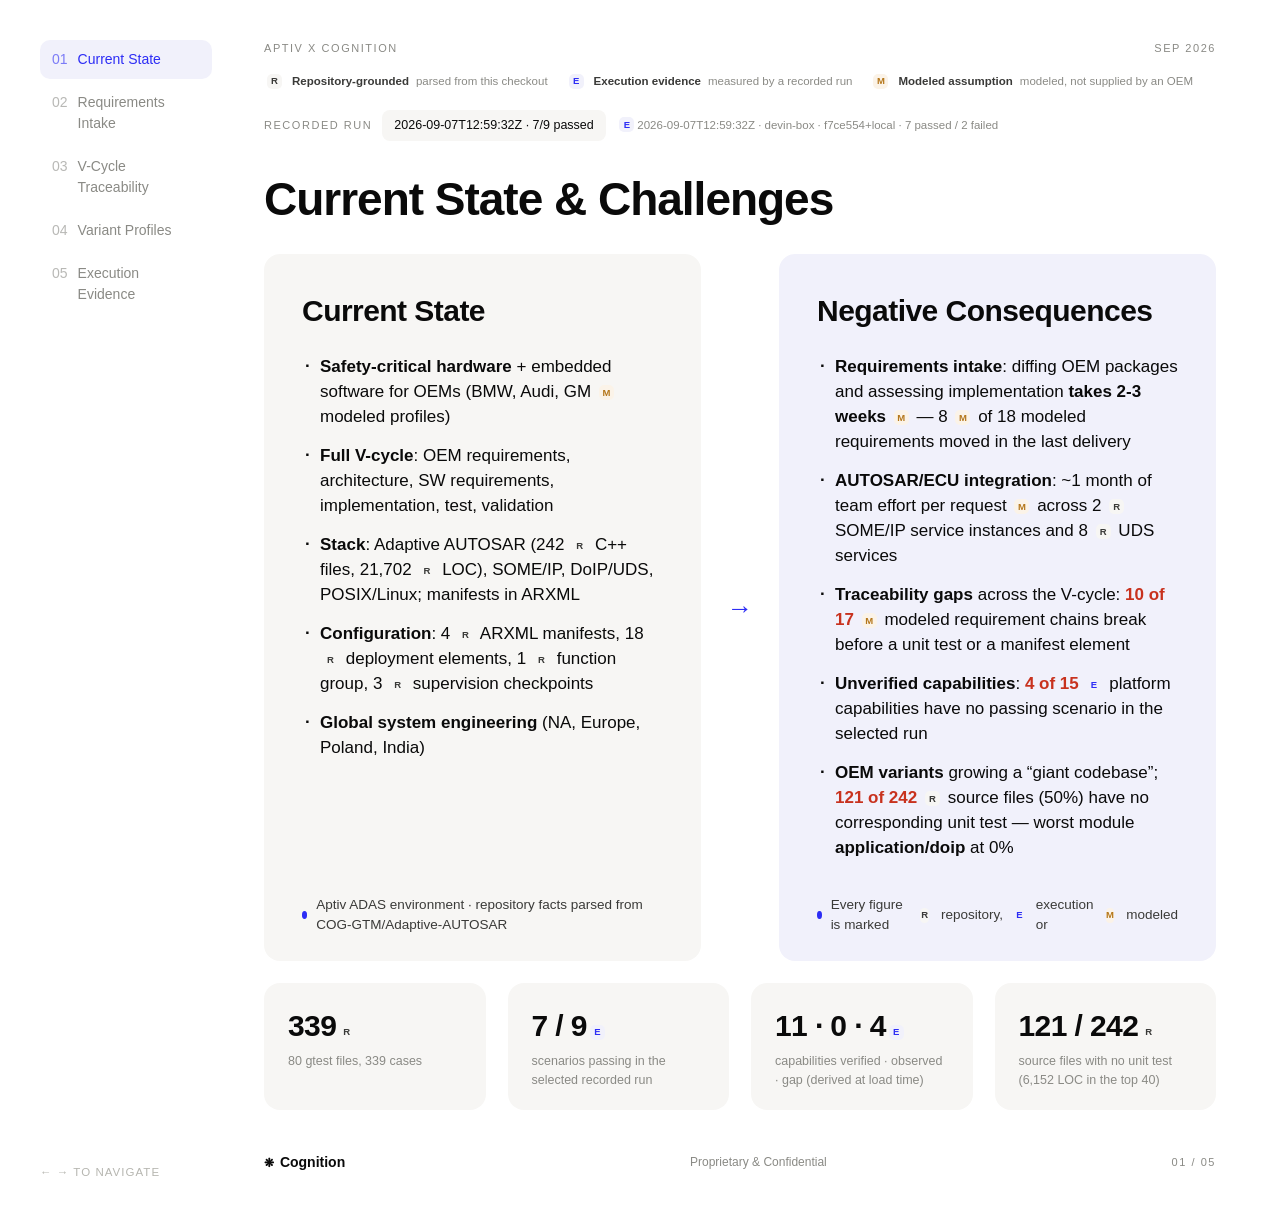
<file: demo/index.html>
<!DOCTYPE html>
<html lang="en">
<head>
<meta charset="utf-8">
<meta name="viewport" content="width=device-width, initial-scale=1">
<title>A repository-grounded AUTOSAR verification command center with modeled OEM variants</title>
<link rel="icon" href="data:image/svg+xml,%3Csvg xmlns='http://www.w3.org/2000/svg' viewBox='0 0 32 32'%3E%3Crect width='32' height='32' rx='7' fill='%232D2DF5'/%3E%3C/svg%3E">
<link rel="stylesheet" href="styles.css">
</head>
<body>
<div class="deck">
  <nav class="nav" id="nav" aria-label="Slides"></nav>

  <main class="stage">
    <div class="slide" id="slide">
      <header class="slide-head">
        <span class="micro">APTIV X COGNITION</span>
        <span class="micro" id="slide-date">SEP 2026</span>
      </header>
      <div class="context-bar">
        <div class="legend" id="legend"></div>
        <div class="runbar" id="runbar"></div>
      </div>
      <h1 class="slide-title" id="slide-title">Current State &amp; Challenges</h1>
      <div class="slide-body" id="slide-body"></div>
      <footer class="slide-foot">
        <span class="wordmark"><span class="wordmark-glyph">❋</span> Cognition</span>
        <span class="foot-center">Proprietary &amp; Confidential</span>
        <span class="foot-right micro" id="foot-right"></span>
      </footer>
    </div>
  </main>
</div>

<div class="drawer" id="drawer" hidden>
  <div class="drawer-inner">
    <div class="drawer-head">
      <div>
        <div class="micro" id="drawer-kind"></div>
        <div class="drawer-title" id="drawer-title"></div>
        <div class="drawer-path" id="drawer-path"></div>
      </div>
      <button class="drawer-close" id="drawer-close" aria-label="Close">×</button>
    </div>
    <div class="drawer-body" id="drawer-body"></div>
  </div>
</div>

<script src="app.js"></script>
</body>
</html>
</file>
<file: demo/styles.css>
:root {
  --ink: #0A0A0A;
  --ink-soft: #3A3A38;
  --grey: #8A8A85;
  --neutral: #F7F6F4;
  --lavender: #F1F1FB;
  --accent: #2D2DF5;
  --red: #C8321E;
  --amber: #B4761A;
  --radius: 16px;
}

* { box-sizing: border-box; }

html, body {
  margin: 0;
  padding: 0;
  background: #FFFFFF;
  color: var(--ink);
  font-family: Inter, -apple-system, BlinkMacSystemFont, "Segoe UI", Roboto, Helvetica, Arial, sans-serif;
  -webkit-font-smoothing: antialiased;
  font-size: 17px;
  line-height: 1.5;
}

.deck { display: flex; min-height: 100vh; }

/* ---------------- nav ---------------- */
.nav {
  width: 232px;
  flex: 0 0 232px;
  padding: 40px 20px 40px 40px;
  display: flex;
  flex-direction: column;
  gap: 4px;
}
.nav-item {
  appearance: none;
  border: 0;
  background: transparent;
  text-align: left;
  font: inherit;
  font-size: 14px;
  color: var(--grey);
  padding: 9px 12px;
  border-radius: 10px;
  cursor: pointer;
  transition: color 200ms ease, background 200ms ease;
  display: flex;
  gap: 10px;
  align-items: baseline;
}
.nav-item:hover { color: var(--ink-soft); background: var(--neutral); }
.nav-item.active { color: var(--accent); background: var(--lavender); }
.nav-item .n { font-variant-numeric: tabular-nums; opacity: .6; }
.nav-hint {
  margin-top: auto;
  font-size: 11.5px;
  letter-spacing: .09em;
  text-transform: uppercase;
  color: #B6B6B0;
}

/* ---------------- slide ---------------- */
.stage { flex: 1; padding: 28px 40px 40px 8px; }
.slide {
  max-width: 1320px;
  min-height: calc(100vh - 68px);
  display: flex;
  flex-direction: column;
  padding: 12px 24px 8px;
}
.slide-head { display: flex; justify-content: space-between; }
.micro {
  font-size: 11px;
  letter-spacing: .14em;
  text-transform: uppercase;
  color: var(--grey);
  font-weight: 500;
}
.slide-title {
  font-size: 46px;
  line-height: 1.08;
  letter-spacing: -0.022em;
  font-weight: 700;
  margin: 34px 0 30px;
}
.slide-body { flex: 1; animation: fade 240ms ease; }
@keyframes fade { from { opacity: 0; transform: translateY(4px); } to { opacity: 1; transform: none; } }

.slide-foot {
  display: flex;
  align-items: center;
  justify-content: space-between;
  margin-top: 28px;
  padding-top: 14px;
  font-size: 12px;
  color: var(--grey);
}
.wordmark { color: var(--ink); font-weight: 600; font-size: 14px; }
.wordmark-glyph { color: var(--ink); font-size: 12px; margin-right: 2px; }
.foot-center { position: relative; }

/* ---------------- panels ---------------- */
.cols { display: grid; grid-template-columns: 1fr auto 1fr; gap: 0 22px; align-items: stretch; }
.panel {
  background: var(--neutral);
  border-radius: var(--radius);
  padding: 34px 38px 26px;
  display: flex;
  flex-direction: column;
}
.panel.accent { background: var(--lavender); }
.panel h2 { font-size: 30px; letter-spacing: -0.018em; font-weight: 700; margin: 0 0 22px; }
.panel h3 { font-size: 15px; font-weight: 600; margin: 0 0 12px; }
.arrow {
  align-self: center;
  color: var(--accent);
  font-size: 26px;
  line-height: 1;
  padding: 0 4px;
}

ul.bullets { list-style: none; margin: 0; padding: 0; }
ul.bullets li {
  position: relative;
  padding-left: 18px;
  margin-bottom: 14px;
  font-size: 17px;
  line-height: 1.47;
  color: var(--ink);
}
ul.bullets li::before {
  content: "·";
  position: absolute;
  left: 3px;
  top: -1px;
  color: var(--ink);
  font-weight: 700;
}
ul.bullets b { font-weight: 700; }

.caption {
  margin-top: auto;
  padding-top: 20px;
  display: flex;
  align-items: center;
  gap: 9px;
  font-size: 13.5px;
  color: var(--ink-soft);
}
.caption::before {
  content: "";
  width: 8px;
  height: 8px;
  border-radius: 50%;
  background: var(--accent);
  display: inline-block;
}

.risk { color: var(--red); font-weight: 700; }
.warn { color: var(--amber); font-weight: 700; }

/* ---------------- generic blocks ---------------- */
.lede {
  display: flex;
  gap: 26px;
  align-items: baseline;
  margin: -14px 0 24px;
  font-size: 15px;
  color: var(--ink-soft);
}
.lede .flip { color: var(--accent); font-weight: 600; }

.grid-2 { display: grid; grid-template-columns: 1fr 1fr; gap: 22px; }
.grid-3 { display: grid; grid-template-columns: repeat(3, 1fr); gap: 22px; }

.stat-row { display: grid; grid-template-columns: repeat(4, 1fr); gap: 22px; margin-top: 22px; }
.stat {
  background: var(--neutral);
  border-radius: var(--radius);
  padding: 20px 24px;
}
.stat .v { font-size: 30px; font-weight: 700; letter-spacing: -0.02em; }
.stat .k { font-size: 12.5px; color: var(--grey); margin-top: 4px; }

/* ---------------- diff ---------------- */
.diff-head {
  display: grid;
  grid-template-columns: 1fr 1fr;
  gap: 22px;
  margin-bottom: 14px;
}
.pkg { font-size: 13px; color: var(--grey); }
.pkg b { color: var(--ink); font-weight: 600; }

.diff-list { display: flex; flex-direction: column; gap: 8px; }
.diff-row {
  display: grid;
  grid-template-columns: 108px 1fr 1fr;
  gap: 18px;
  background: var(--neutral);
  border-radius: var(--radius);
  padding: 13px 20px;
  transition: background 200ms ease;
}
.diff-row.added { background: var(--lavender); }
.diff-row.removed { background: #FAF4F3; }
.diff-row.unchanged { opacity: .55; align-items: center; padding: 9px 20px; }
.tag {
  font-size: 10.5px;
  letter-spacing: .12em;
  text-transform: uppercase;
  font-weight: 600;
  color: var(--grey);
}
.tag.added, .tag.changed { color: var(--accent); }
.tag.removed { color: var(--red); }
.req-id { font-size: 12.5px; color: var(--grey); font-variant-numeric: tabular-nums; margin-top: 4px; }
.req-title { font-weight: 700; font-size: 15px; margin-bottom: 5px; }
.req-text { font-size: 14px; color: var(--ink-soft); line-height: 1.42; }
.req-text.old { text-decoration: line-through; text-decoration-color: #CFCFC9; color: var(--grey); }
.impacts { margin-top: 10px; display: flex; flex-wrap: wrap; gap: 6px; }
.chip {
  font-size: 11.5px;
  background: #FFFFFF;
  color: var(--ink-soft);
  border-radius: 999px;
  padding: 3px 10px;
  cursor: pointer;
  transition: color 200ms ease;
  font-variant-numeric: tabular-nums;
}
.chip:hover { color: var(--accent); }
.chip.gap { color: var(--red); }

/* ---------------- traceability ---------------- */
.trace-head {
  display: grid;
  grid-template-columns: 1.15fr 1fr 1fr 1.15fr 1fr;
  gap: 14px;
  margin-bottom: 10px;
}
.trace-head .micro { font-size: 10.5px; }
.chains { padding-right: 6px; }
.chain {
  display: grid;
  grid-template-columns: 1.15fr 1fr 1fr 1.15fr 1fr;
  gap: 14px;
  padding: 8px 0;
  position: relative;
}
.chain + .chain { border-top: 1px solid #EFEEEA; }
.cell { display: flex; flex-direction: column; gap: 5px; position: relative; justify-content: center; }
.cell:not(:last-child)::after {
  content: "";
  position: absolute;
  right: -14px;
  top: 50%;
  width: 14px;
  height: 1px;
  background: #DFDEDA;
}
.cell.empty::after { background: #F2DAD5; }
.more { font-size: 11px; color: var(--grey); padding-left: 4px; }
.node {
  background: var(--neutral);
  border-radius: 10px;
  padding: 6px 10px;
  cursor: pointer;
  transition: background 200ms ease, color 200ms ease;
}
.node:hover { background: var(--lavender); }
.node.static { cursor: default; color: var(--grey); }
.node.static:hover { background: var(--neutral); }
.node .l { font-size: 12.5px; font-weight: 600; line-height: 1.22; }
.node .s { font-size: 11px; color: var(--grey); margin-top: 1px; word-break: break-word; }
.node.req { background: var(--lavender); }
.gap-badge {
  display: inline-flex;
  align-items: center;
  gap: 6px;
  font-size: 11.5px;
  font-weight: 600;
  color: var(--red);
  background: #FBF0EE;
  border-radius: 8px;
  padding: 6px 10px;
  align-self: flex-start;
}
.gap-badge::before { content: ""; width: 6px; height: 6px; border-radius: 50%; background: var(--red); }

/* ---------------- matrix ---------------- */
table.matrix { width: 100%; border-collapse: collapse; }
table.matrix th, table.matrix td { text-align: left; padding: 8px 14px; vertical-align: middle; }
table.matrix thead th { font-size: 11px; letter-spacing: .14em; text-transform: uppercase; color: var(--grey); font-weight: 500; }
table.matrix tbody tr { background: var(--neutral); }
table.matrix tbody tr:nth-child(even) { background: #FBFAF9; }
table.matrix tbody td:first-child { border-radius: 10px 0 0 10px; }
table.matrix tbody td:last-child { border-radius: 0 10px 10px 0; }
.cap-name { font-weight: 600; font-size: 14px; }
.cap-ev { font-size: 11.5px; color: var(--grey); margin-top: 2px; }
.state { display: inline-flex; align-items: center; gap: 8px; font-size: 13px; }
.state::before { content: ""; width: 9px; height: 9px; border-radius: 50%; }
.state.supported::before { background: var(--accent); }
.state.supported { color: var(--ink); }
.state.partial::before { background: var(--amber); }
.state.partial { color: var(--amber); }
.state.absent::before { background: #D9D8D3; }
.state.absent { color: var(--grey); }
.state .note { color: var(--grey); font-size: 11.5px; }

.debt { margin-top: 18px; background: var(--lavender); border-radius: var(--radius); padding: 20px 26px; }
.debt h3 { margin: 0 0 16px; font-size: 15px; }
.bars { display: grid; grid-template-columns: repeat(4, 1fr); gap: 14px 28px; }
.bar-row { font-size: 13px; }
.bar-row .m { display: flex; justify-content: space-between; margin-bottom: 5px; }
.bar-row .m span:last-child { font-variant-numeric: tabular-nums; color: var(--grey); }
.bar { height: 5px; border-radius: 3px; background: #E2E2F3; overflow: hidden; }
.bar > i { display: block; height: 100%; background: var(--accent); transition: width 300ms ease; }
.bar.low > i { background: var(--red); }
.bar.mid > i { background: var(--amber); }

/* ---------------- drawer ---------------- */
.drawer[hidden] { display: none; }
.drawer {
  position: fixed;
  inset: 0;
  background: rgba(10, 10, 10, .18);
  display: flex;
  justify-content: flex-end;
  animation: fade 200ms ease;
  z-index: 20;
}
.drawer-inner {
  width: 620px;
  max-width: 92vw;
  background: #FFFFFF;
  height: 100%;
  padding: 34px 34px 40px;
  overflow: auto;
}
.drawer-head { display: flex; justify-content: space-between; gap: 20px; margin-bottom: 18px; }
.drawer-title { font-size: 22px; font-weight: 700; letter-spacing: -0.015em; margin-top: 6px; }
.drawer-path { font-size: 13px; color: var(--accent); margin-top: 6px; word-break: break-all; }
.drawer-close {
  border: 0; background: transparent; font-size: 26px; line-height: 1;
  color: var(--grey); cursor: pointer;
}
.excerpt {
  background: var(--neutral);
  border-radius: 12px;
  padding: 18px 20px;
  font-family: ui-monospace, SFMono-Regular, Menlo, Consolas, monospace;
  font-size: 12.5px;
  line-height: 1.6;
  white-space: pre-wrap;
  color: var(--ink-soft);
  margin: 0;
}

/* ---------------- provenance, legend & run bar ---------------- */
.context-bar {
  display: flex;
  align-items: center;
  justify-content: space-between;
  gap: 20px;
  margin-top: 16px;
  flex-wrap: wrap;
}
.legend { display: flex; gap: 18px; flex-wrap: wrap; }
.legend-item {
  display: inline-flex;
  align-items: center;
  gap: 7px;
  font-size: 11.5px;
  font-weight: 600;
  color: var(--ink-soft);
}
.legend-item em { font-style: normal; font-weight: 400; color: var(--grey); }
.prov {
  display: inline-flex;
  align-items: center;
  justify-content: center;
  width: 15px;
  height: 15px;
  border-radius: 5px;
  font-size: 9.5px;
  font-weight: 700;
  line-height: 1;
  letter-spacing: 0;
  vertical-align: 1px;
  margin: 0 3px;
  cursor: help;
}
.prov.repo { background: var(--neutral); color: var(--ink-soft); }
.prov.run { background: var(--lavender); color: var(--accent); }
.prov.model { background: #FBF3E8; color: var(--amber); }

.runbar { display: flex; align-items: center; gap: 10px; flex-wrap: wrap; }
.run-select {
  appearance: none;
  font: inherit;
  font-size: 12.5px;
  color: var(--ink);
  background: var(--neutral);
  border: 0;
  border-radius: 8px;
  padding: 6px 12px;
  cursor: pointer;
}
.run-select:hover { background: var(--lavender); color: var(--accent); }
.run-meta { font-size: 11.5px; color: var(--grey); font-variant-numeric: tabular-nums; }

/* ---------------- modeled-data banners ---------------- */
.synthetic-banner {
  background: #FBF3E8;
  border-radius: 12px;
  padding: 11px 16px;
  font-size: 12.5px;
  line-height: 1.5;
  color: var(--ink-soft);
  margin-bottom: 14px;
}
.synthetic-banner b { color: var(--ink); }

/* ---------------- derived badge states ---------------- */
.state.verified::before, .state.observed::before, .state.gap::before,
.state.out-of-scope::before { content: ""; width: 9px; height: 9px; border-radius: 50%; }
.state.verified { color: var(--ink); }
.state.verified::before { background: var(--accent); }
.state.observed { color: var(--amber); }
.state.observed::before { background: var(--amber); }
.state.gap { color: var(--red); }
.state.gap::before { background: var(--red); }
.state.out-of-scope { color: var(--grey); }
.state.out-of-scope::before { background: #D9D8D3; }

.state-btn {
  appearance: none;
  border: 0;
  font: inherit;
  font-size: 13px;
  background: transparent;
  padding: 3px 10px 3px 6px;
  border-radius: 999px;
  cursor: pointer;
  display: inline-flex;
  align-items: center;
  gap: 8px;
  transition: background 200ms ease;
}
.state-btn::before { content: ""; width: 9px; height: 9px; border-radius: 50%; }
.state-btn:hover { background: var(--neutral); }
.state-btn.verified { color: var(--ink); }
.state-btn.verified::before { background: var(--accent); }
.state-btn.observed { color: var(--amber); }
.state-btn.observed::before { background: var(--amber); }
.state-btn.gap { color: var(--red); }
.state-btn.gap::before { background: var(--red); }
table.matrix .note { color: var(--grey); font-size: 11px; margin-top: 2px; }
.state-legend { display: flex; gap: 26px; flex-wrap: wrap; margin-top: 14px; }

.cell-state {
  font-size: 10.5px;
  letter-spacing: .1em;
  text-transform: uppercase;
  font-weight: 600;
  margin-top: 2px;
}
.cell-state.verified { color: var(--accent); }
.cell-state.observed { color: var(--amber); }
.cell-state.gap { color: var(--red); }

/* ---------------- execution evidence screen ---------------- */
.run-facts { display: grid; grid-template-columns: repeat(4, 1fr); gap: 22px; margin-bottom: 20px; }
.run-facts .stat .v { font-size: 20px; }
.scenario-list { display: flex; flex-direction: column; gap: 8px; }
.scenario-row {
  appearance: none;
  border: 0;
  font: inherit;
  text-align: left;
  width: 100%;
  display: grid;
  grid-template-columns: 110px 1fr 260px;
  gap: 18px;
  align-items: center;
  background: var(--neutral);
  border-radius: var(--radius);
  padding: 12px 20px;
  cursor: pointer;
  transition: background 200ms ease;
}
.scenario-row:hover { background: var(--lavender); }
.scenario-row .cap-ev { word-break: break-word; }

/* ---------------- drawer evidence ---------------- */
.drawer-body { display: flex; flex-direction: column; gap: 20px; }
.drawer-lede {
  display: flex;
  align-items: center;
  gap: 10px;
  font-size: 14px;
  color: var(--ink-soft);
  margin: 0;
}
.drawer-section h3 {
  font-size: 11px;
  letter-spacing: .14em;
  text-transform: uppercase;
  color: var(--grey);
  font-weight: 500;
  margin: 0 0 10px;
}
.ev-scenario + .ev-scenario { margin-top: 16px; }
.ev-head { display: flex; align-items: center; gap: 10px; font-size: 14px; flex-wrap: wrap; }
.ev-meta { font-size: 11.5px; color: var(--grey); font-variant-numeric: tabular-nums; }
.ev-cmd {
  font-family: ui-monospace, SFMono-Regular, Menlo, Consolas, monospace;
  font-size: 11.5px;
  color: var(--accent);
  margin: 6px 0 10px;
  word-break: break-all;
}
.ev-asserts { list-style: none; margin: 0 0 10px; padding: 0; display: flex; flex-direction: column; gap: 6px; }
.ev-asserts li { font-size: 12.5px; padding-left: 16px; position: relative; color: var(--ink-soft); }
.ev-asserts li::before { content: ""; position: absolute; left: 0; top: 7px; width: 7px; height: 7px; border-radius: 50%; }
.ev-asserts li.ok::before { background: var(--accent); }
.ev-asserts li.bad::before { background: var(--red); }
.ev-asserts li b { display: block; font-weight: 600; color: var(--ink); }
.ev-asserts li span { color: var(--grey); font-size: 11.5px; }
.ev-note { font-size: 12.5px; color: var(--ink-soft); margin: 0 0 10px; }
.ev-files { list-style: none; margin: 0; padding: 0; display: flex; flex-direction: column; gap: 4px; }
.ev-files li { font-size: 12px; color: var(--ink-soft); word-break: break-all; }
.ev-files li.muted { color: var(--grey); }
</file>
